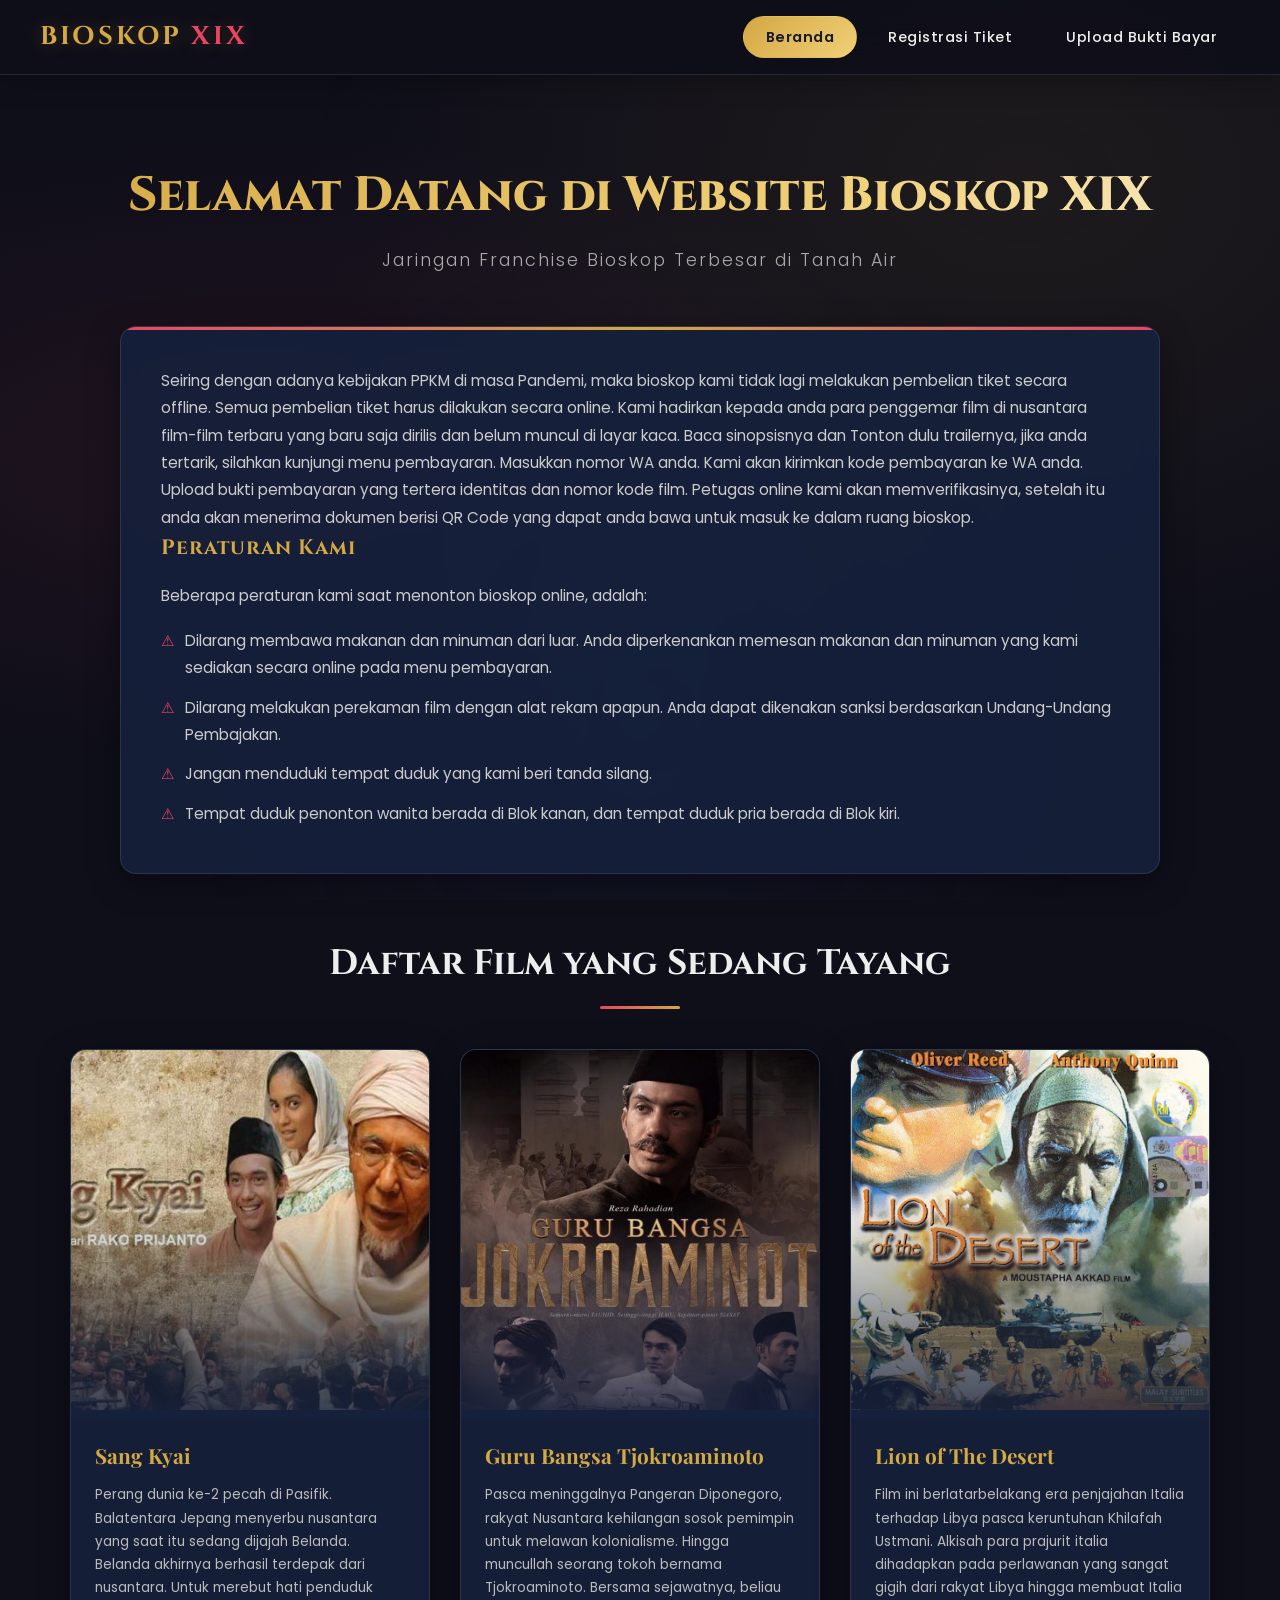
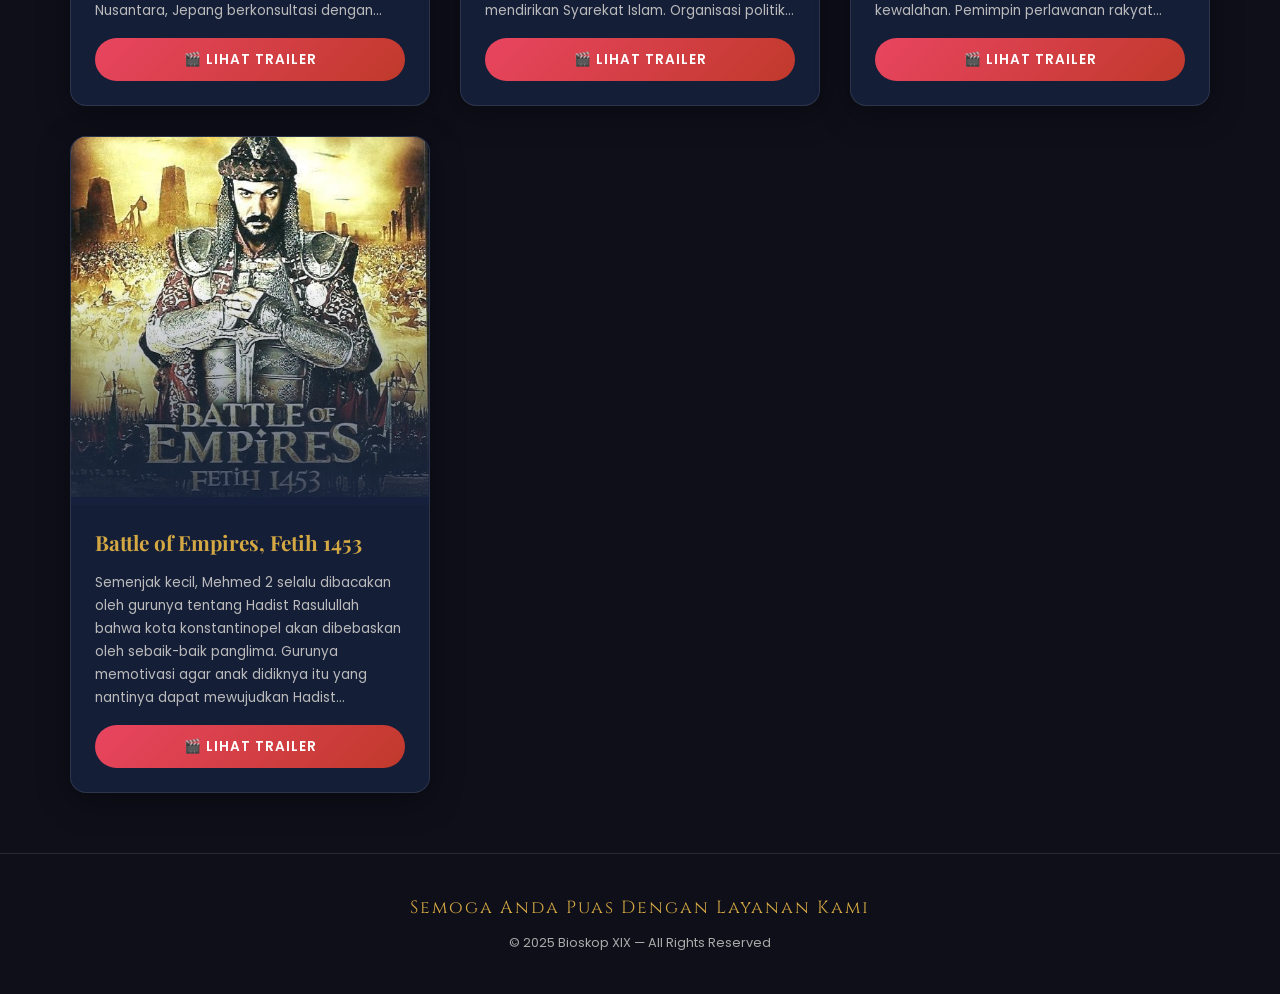
<file: index.html>
<!DOCTYPE html>
<html lang="id">
<head>
  <meta charset="UTF-8">
  <meta name="viewport" content="width=device-width, initial-scale=1.0">
  <meta name="description" content="Bioskop XIX - Franchise Bioskop Terbesar di Tanah Air. Nonton film terbaru secara online.">
  <title>Bioskop XIX - Beranda</title>
  <link rel="stylesheet" href="style.css">
</head>
<body>

  <!-- NAVBAR -->
  <nav class="navbar" id="navbar">
    <a href="index.html" class="navbar-brand">BIOSKOP <span>XIX</span></a>
    <ul class="nav-links">
      <li><a href="index.html" class="active">Beranda</a></li>
      <li><a href="registrasi.html">Registrasi Tiket</a></li>
      <li><a href="upload.html">Upload Bukti Bayar</a></li>
    </ul>
  </nav>

  <!-- HERO -->
  <section class="hero" id="hero">
    <h1>Selamat Datang di Website Bioskop XIX</h1>
    <p>Jaringan Franchise Bioskop Terbesar di Tanah Air</p>
  </section>

  <!-- INFO / PERATURAN -->
  <section class="info-section" id="info">
    <div class="info-card">
      <p>Seiring dengan adanya kebijakan PPKM di masa Pandemi, maka bioskop kami tidak lagi melakukan pembelian tiket secara offline. Semua pembelian tiket harus dilakukan secara online. Kami hadirkan kepada anda para penggemar film di nusantara film-film terbaru yang baru saja dirilis dan belum muncul di layar kaca. Baca sinopsisnya dan Tonton dulu trailernya, jika anda tertarik, silahkan kunjungi menu pembayaran. Masukkan nomor WA anda. Kami akan kirimkan kode pembayaran ke WA anda. Upload bukti pembayaran yang tertera identitas dan nomor kode film. Petugas online kami akan memverifikasinya, setelah itu anda akan menerima dokumen berisi QR Code yang dapat anda bawa untuk masuk ke dalam ruang bioskop.</p>

      <h3>Peraturan Kami</h3>
      <p>Beberapa peraturan kami saat menonton bioskop online, adalah:</p>
      <ul>
        <li>Dilarang membawa makanan dan minuman dari luar. Anda diperkenankan memesan makanan dan minuman yang kami sediakan secara online pada menu pembayaran.</li>
        <li>Dilarang melakukan perekaman film dengan alat rekam apapun. Anda dapat dikenakan sanksi berdasarkan Undang-Undang Pembajakan.</li>
        <li>Jangan menduduki tempat duduk yang kami beri tanda silang.</li>
        <li>Tempat duduk penonton wanita berada di Blok kanan, dan tempat duduk pria berada di Blok kiri.</li>
      </ul>
    </div>
  </section>

  <!-- DAFTAR FILM -->
  <h2 class="section-title" id="daftar-film">Daftar Film yang Sedang Tayang</h2>

  <div class="movie-grid">
    <!-- Sang Kyai -->
    <div class="movie-card" id="card-sangkyai">
      <div class="poster-wrap">
        <img src="SangKyai.jpg" alt="Poster Film Sang Kyai" class="poster">
      </div>
      <div class="movie-info">
        <h3>Sang Kyai</h3>
        <p class="synopsis">Perang dunia ke-2 pecah di Pasifik. Balatentara Jepang menyerbu nusantara yang saat itu sedang dijajah Belanda. Belanda akhirnya berhasil terdepak dari nusantara. Untuk merebut hati penduduk Nusantara, Jepang berkonsultasi dengan para ulama kharismatik seperti KH Hasyim Asy'ari. Jepang berjanji akan melatih para santri kemampuan kemiliteran untuk dapat membantu Jepang. Hingga terbentuklah Laskar Hizbullah. Di akhir perang pasifik, Jepang kalah dan Sekutu berniat membantu Belanda menjajah kembali Nusantara. KH. Hasyim Asy'ari akhirnya mencetuskan resolusi jihad, memobilisasi para santrinya yang telah dilatih perang Jepang serta ribuan muslim fanatik lainnya untuk berjihad mengusir penjajah. Hingga pecahlah peristiwa pertempuran 10 November.</p>
        <a href="trailer-sangkyai.html" class="btn-trailer">🎬 Lihat Trailer</a>
      </div>
    </div>

    <!-- Guru Bangsa Tjokroaminoto -->
    <div class="movie-card" id="card-tjokroaminoto">
      <div class="poster-wrap">
        <img src="tjokroaminoto.jpeg" alt="Poster Film Guru Bangsa Tjokroaminoto" class="poster">
      </div>
      <div class="movie-info">
        <h3>Guru Bangsa Tjokroaminoto</h3>
        <p class="synopsis">Pasca meninggalnya Pangeran Diponegoro, rakyat Nusantara kehilangan sosok pemimpin untuk melawan kolonialisme. Hingga muncullah seorang tokoh bernama Tjokroaminoto. Bersama sejawatnya, beliau mendirikan Syarekat Islam. Organisasi politik non-kekerasan yang menginginkan nusantara merdeka di bawah Syariah Islam. Lambat laun, SI semakin mendapat simpati rakyat dan ditakuti Belanda. Belanda bersiasat dengan menyusupkan paham komunis di SI lalu memprovokasi kader SI Merah untuk memberontak. Tokoh-tokoh SI akhirnya ditangkap karena dituduh medalangi pemberontakan. Tjokroaminoto adalah murobbi dari para tokoh Nasional seperti Kartosuwiryo, Soekarno, dan Muso.</p>
        <a href="trailer-tjokroaminoto.html" class="btn-trailer">🎬 Lihat Trailer</a>
      </div>
    </div>

    <!-- Lion of The Desert -->
    <div class="movie-card" id="card-liondesert">
      <div class="poster-wrap">
        <img src="SingaPadangPasir.jpg" alt="Poster Film Lion of The Desert" class="poster">
      </div>
      <div class="movie-info">
        <h3>Lion of The Desert</h3>
        <p class="synopsis">Film ini berlatarbelakang era penjajahan Italia terhadap Libya pasca keruntuhan Khilafah Ustmani. Alkisah para prajurit italia dihadapkan pada perlawanan yang sangat gigih dari rakyat Libya hingga membuat Italia kewalahan. Pemimpin perlawanan rakyat Libya sangat terkenal dan ditakuti para perwira Italia hingga disebut dengan julukan "Singa Padang Pasir". Seorang Jenderal yang ambisius reputasi akhirnya dikirim ke Libya untuk menangkap sang Singa Padang Pasir. Sang singa akhirnya tertangkap, dan betapa terkejutnya para perwira Italia bahwa pemimpin perlawanan Libya itu ternyata hanyalah seorang guru ngaji yang sudah tua renta bernama Omar Mokhtar.</p>
        <a href="trailer-liondesert.html" class="btn-trailer">🎬 Lihat Trailer</a>
      </div>
    </div>

    <!-- Battle of Empires, Fetih 1453 -->
    <div class="movie-card" id="card-fetih1453">
      <div class="poster-wrap">
        <img src="Fetih1453.jpg" alt="Poster Film Battle of Empires Fetih 1453" class="poster">
      </div>
      <div class="movie-info">
        <h3>Battle of Empires, Fetih 1453</h3>
        <p class="synopsis">Semenjak kecil, Mehmed 2 selalu dibacakan oleh gurunya tentang Hadist Rasulullah bahwa kota konstantinopel akan dibebaskan oleh sebaik-baik panglima. Gurunya memotivasi agar anak didiknya itu yang nantinya dapat mewujudkan Hadist Rasulullah tersebut dan menjadi sebaik-baik panglima. Karena termotivasi, jadilah Mehmed 2 tumbuh dalam suasana ketaatan, memperbanyak ibadah, dan menjauhi kemaksiatan. Hingga saat dirinya dinobatkan menjadi Sultan Ustmani, dirinya akhirnya berusaha untuk mewujudkan impian masa kecilnya, membebaskan kota Konstantinopel.</p>
        <a href="trailer-fetih1453.html" class="btn-trailer">🎬 Lihat Trailer</a>
      </div>
    </div>
  </div>

  <!-- FOOTER -->
  <footer class="footer" id="footer">
    <p>Semoga Anda Puas Dengan Layanan Kami</p>
    <p class="sub">&copy; 2025 Bioskop XIX &mdash; All Rights Reserved</p>
  </footer>

</body>
</html>
</file>
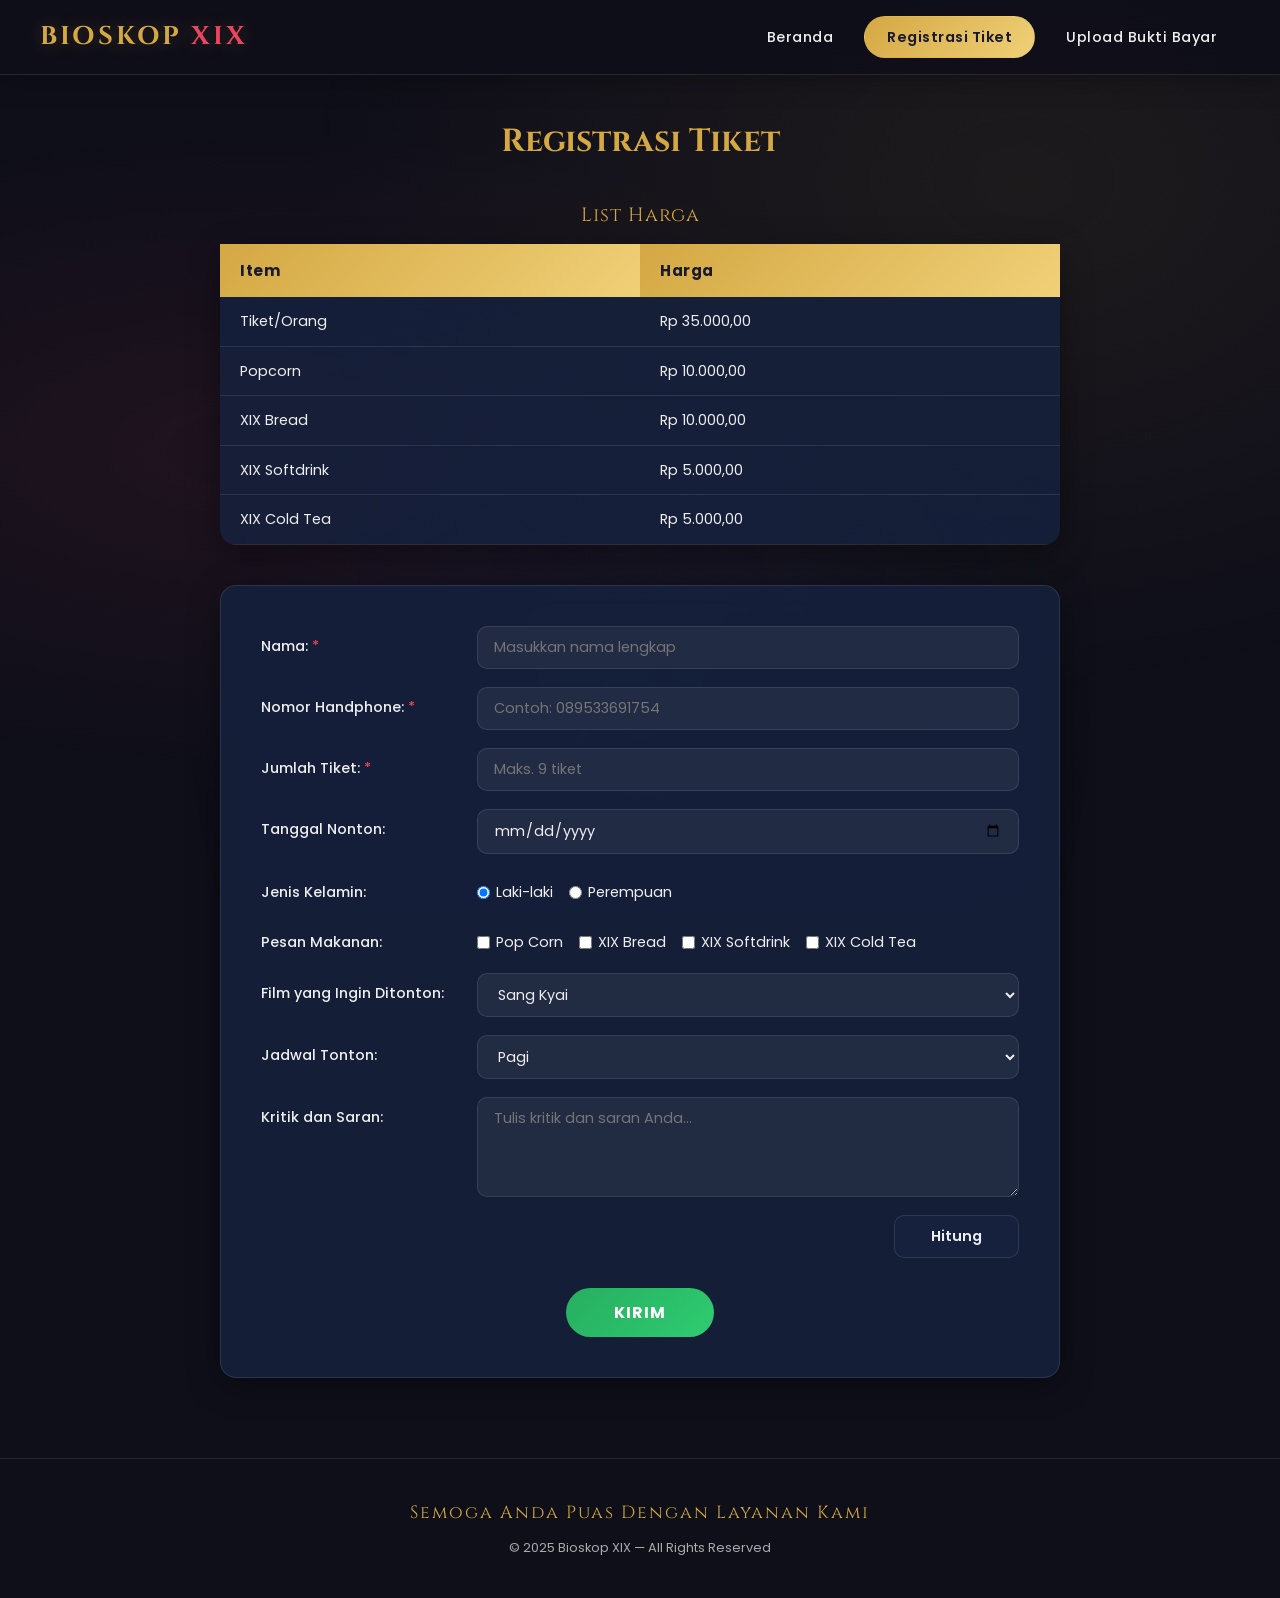
<file: registrasi.html>
<!DOCTYPE html>
<html lang="id">
<head>
  <meta charset="UTF-8">
  <meta name="viewport" content="width=device-width, initial-scale=1.0">
  <meta name="description" content="Registrasi Tiket Bioskop XIX - Pesan tiket nonton film favorit Anda secara online.">
  <title>Bioskop XIX - Registrasi Tiket</title>
  <link rel="stylesheet" href="style.css">
</head>
<body>

  <!-- NAVBAR -->
  <nav class="navbar" id="navbar">
    <a href="index.html" class="navbar-brand">BIOSKOP <span>XIX</span></a>
    <ul class="nav-links">
      <li><a href="index.html">Beranda</a></li>
      <li><a href="registrasi.html" class="active">Registrasi Tiket</a></li>
      <li><a href="upload.html">Upload Bukti Bayar</a></li>
    </ul>
  </nav>

  <div class="registrasi-container" id="registrasi">
    <h2>Registrasi Tiket</h2>

    <!-- TABEL HARGA -->
    <table class="price-table" id="price-table">
      <caption>List Harga</caption>
      <thead>
        <tr>
          <th>Item</th>
          <th>Harga</th>
        </tr>
      </thead>
      <tbody>
        <tr><td>Tiket/Orang</td><td>Rp 35.000,00</td></tr>
        <tr><td>Popcorn</td><td>Rp 10.000,00</td></tr>
        <tr><td>XIX Bread</td><td>Rp 10.000,00</td></tr>
        <tr><td>XIX Softdrink</td><td>Rp 5.000,00</td></tr>
        <tr><td>XIX Cold Tea</td><td>Rp 5.000,00</td></tr>
      </tbody>
    </table>

    <!-- FORM REGISTRASI -->
    <form class="form-card" id="form-registrasi" onsubmit="return handleSubmit(event)">

      <div class="form-group">
        <label for="nama">Nama: <span class="required">*</span></label>
        <input type="text" id="nama" name="nama" placeholder="Masukkan nama lengkap" required>
      </div>

      <div class="form-group">
        <label for="handphone">Nomor Handphone: <span class="required">*</span></label>
        <input type="tel" id="handphone" name="handphone" placeholder="Contoh: 089533691754" maxlength="12" required pattern="[0-9]{12}" title="Nomor telepon wajib 12 digit angka">
      </div>

      <div class="form-group">
        <label for="jumlah-tiket">Jumlah Tiket: <span class="required">*</span></label>
        <input type="number" id="jumlah-tiket" name="jumlah_tiket" min="1" max="9" placeholder="Maks. 9 tiket" required title="Maksimal pembelian 9 tiket">
      </div>

      <div class="form-group">
        <label for="tanggal">Tanggal Nonton:</label>
        <input type="date" id="tanggal" name="tanggal">
      </div>

      <div class="form-group">
        <label>Jenis Kelamin:</label>
        <div class="radio-group">
          <label><input type="radio" name="jenis_kelamin" value="Laki-laki" checked> Laki-laki</label>
          <label><input type="radio" name="jenis_kelamin" value="Perempuan"> Perempuan</label>
        </div>
      </div>

      <div class="form-group">
        <label>Pesan Makanan:</label>
        <div class="checkbox-group">
          <label><input type="checkbox" name="makanan" value="popcorn"> Pop Corn</label>
          <label><input type="checkbox" name="makanan" value="bread"> XIX Bread</label>
          <label><input type="checkbox" name="makanan" value="softdrink"> XIX Softdrink</label>
          <label><input type="checkbox" name="makanan" value="coldtea"> XIX Cold Tea</label>
        </div>
      </div>

      <div class="form-group">
        <label for="film">Film yang Ingin Ditonton:</label>
        <select id="film" name="film">
          <option value="Sang Kyai">Sang Kyai</option>
          <option value="Guru Bangsa Tjokroaminoto">Guru Bangsa Tjokroaminoto</option>
          <option value="Lion of The Desert">Lion of The Desert</option>
          <option value="Battle of Empires, Fetih 1453">Battle of Empires, Fetih 1453</option>
        </select>
      </div>

      <div class="form-group">
        <label for="jadwal">Jadwal Tonton:</label>
        <select id="jadwal" name="jadwal">
          <option value="Pagi">Pagi</option>
          <option value="Siang">Siang</option>
          <option value="Sore">Sore</option>
          <option value="Malam">Malam</option>
        </select>
      </div>

      <div class="form-group">
        <label for="kritik-saran">Kritik dan Saran:</label>
        <textarea id="kritik-saran" name="kritik_saran" placeholder="Tulis kritik dan saran Anda..."></textarea>
      </div>

      <div style="text-align: right; margin-top: 10px;">
        <button type="button" class="btn-hitung" id="btn-hitung" onclick="hitungTagihan()">Hitung</button>
      </div>

      <div class="result-box" id="result-box" style="display:none;">
        <span id="result-text"></span>
      </div>

      <div style="text-align: center; margin-top: 30px;">
        <button type="submit" class="btn-kirim" id="btn-kirim">Kirim</button>
      </div>

    </form>
  </div>

  <!-- FOOTER -->
  <footer class="footer" id="footer">
    <p>Semoga Anda Puas Dengan Layanan Kami</p>
    <p class="sub">&copy; 2025 Bioskop XIX &mdash; All Rights Reserved</p>
  </footer>

  <script src="script.js"></script>
</body>
</html>
</file>
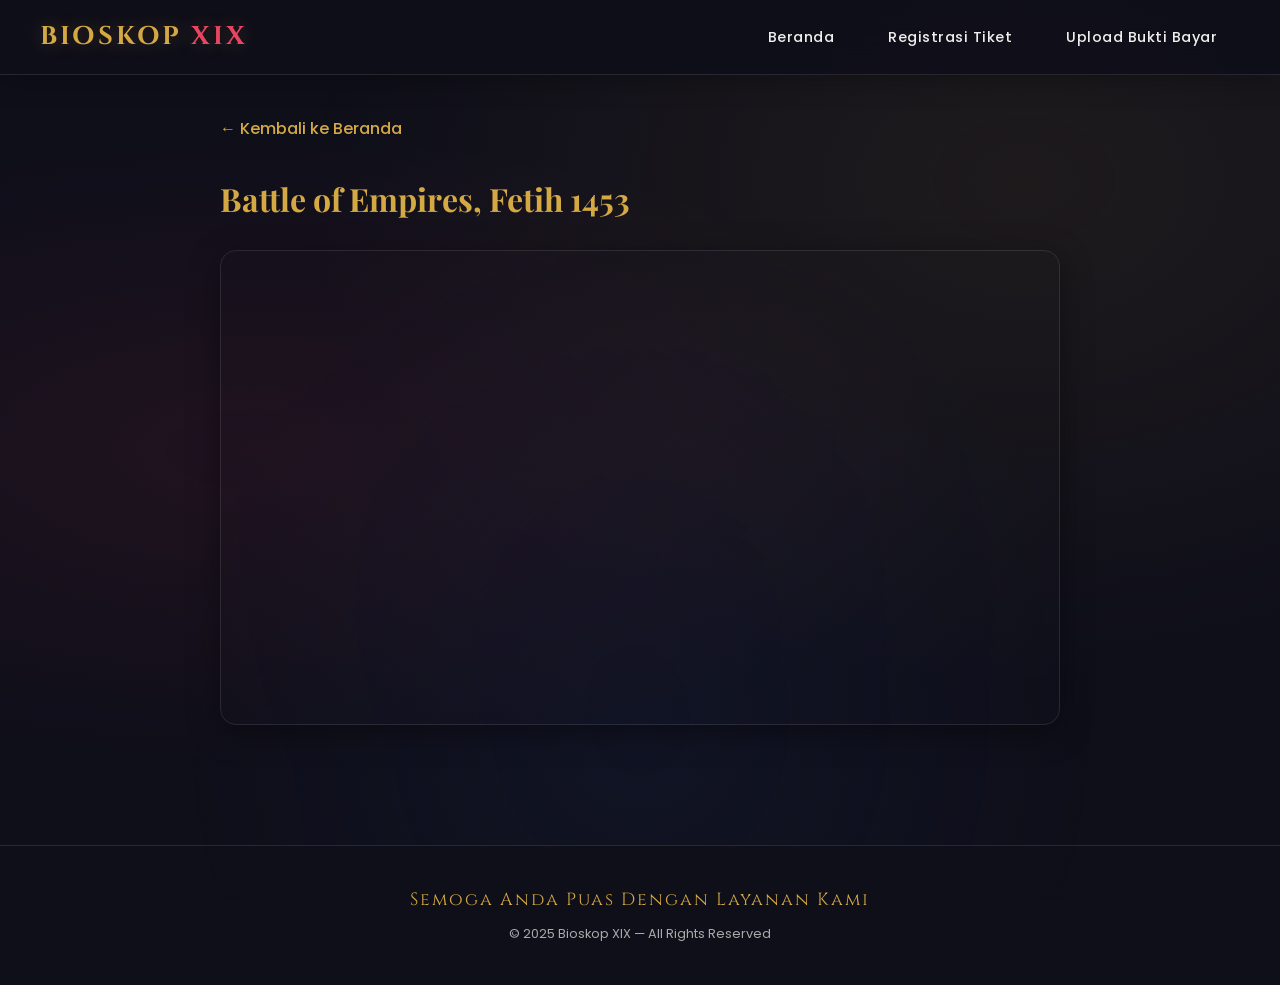
<file: trailer-fetih1453.html>
<!DOCTYPE html>
<html lang="id">
<head>
  <meta charset="UTF-8">
  <meta name="viewport" content="width=device-width, initial-scale=1.0">
  <title>Bioskop XIX - Trailer Battle of Empires Fetih 1453</title>
  <link rel="stylesheet" href="style.css">
</head>
<body>

  <nav class="navbar" id="navbar">
    <a href="index.html" class="navbar-brand">BIOSKOP <span>XIX</span></a>
    <ul class="nav-links">
      <li><a href="index.html">Beranda</a></li>
      <li><a href="registrasi.html">Registrasi Tiket</a></li>
      <li><a href="upload.html">Upload Bukti Bayar</a></li>
    </ul>
  </nav>

  <div class="trailer-page" id="trailer-fetih1453">
    <a href="index.html" class="back-link">&#8592; Kembali ke Beranda</a>

    <h2>Battle of Empires, Fetih 1453</h2>
    <div class="video-wrapper">
      <iframe src="https://www.youtube.com/embed/34kXNDdAvJA" title="Trailer Fetih 1453" allowfullscreen></iframe>
    </div>
  </div>

  <footer class="footer" id="footer">
    <p>Semoga Anda Puas Dengan Layanan Kami</p>
    <p class="sub">&copy; 2025 Bioskop XIX &mdash; All Rights Reserved</p>
  </footer>

</body>
</html>
</file>
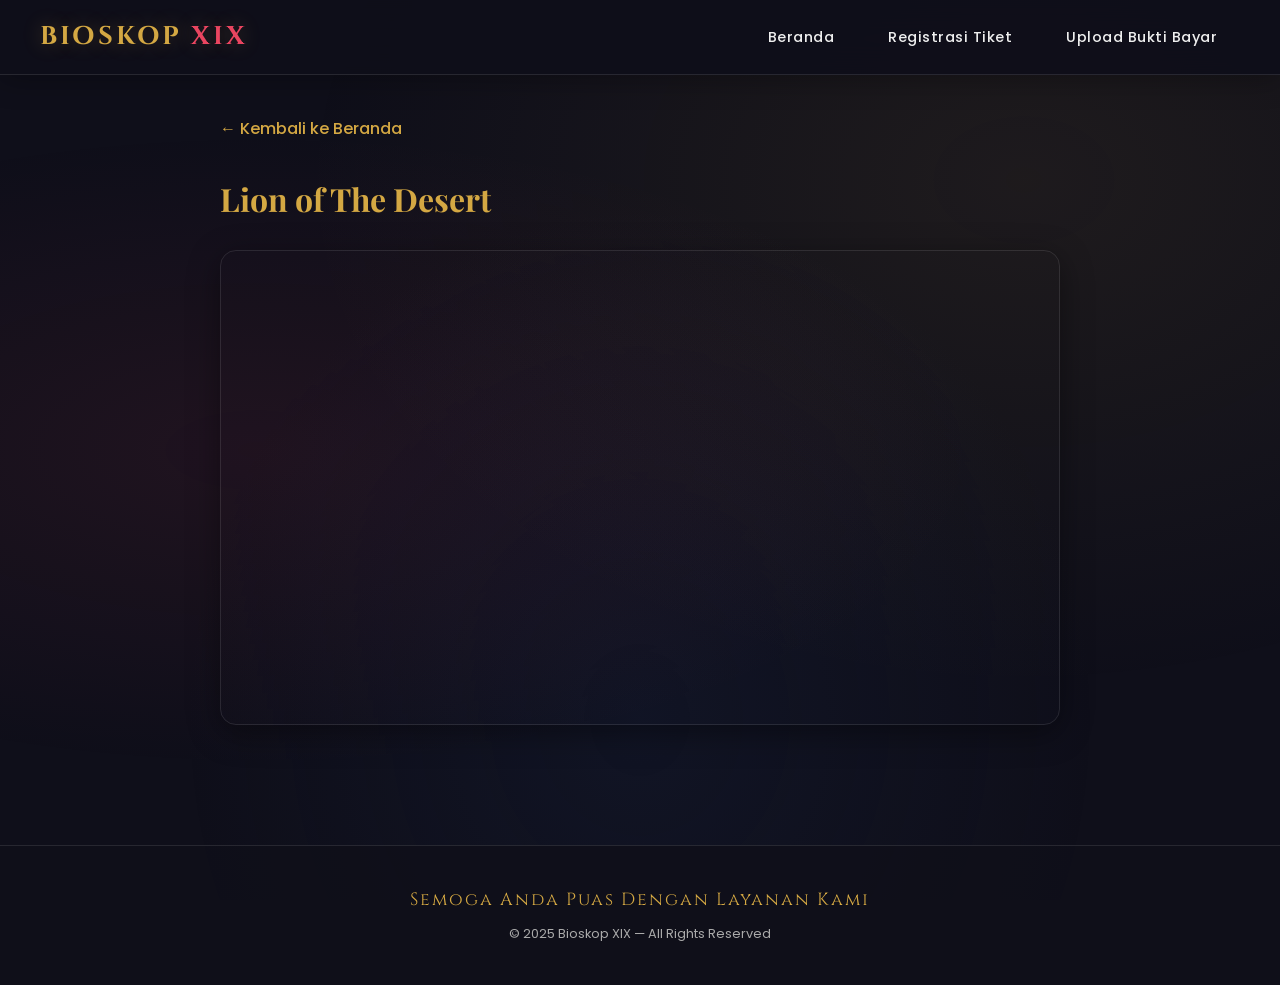
<file: trailer-liondesert.html>
<!DOCTYPE html>
<html lang="id">
<head>
  <meta charset="UTF-8">
  <meta name="viewport" content="width=device-width, initial-scale=1.0">
  <title>Bioskop XIX - Trailer Lion of The Desert</title>
  <link rel="stylesheet" href="style.css">
</head>
<body>

  <nav class="navbar" id="navbar">
    <a href="index.html" class="navbar-brand">BIOSKOP <span>XIX</span></a>
    <ul class="nav-links">
      <li><a href="index.html">Beranda</a></li>
      <li><a href="registrasi.html">Registrasi Tiket</a></li>
      <li><a href="upload.html">Upload Bukti Bayar</a></li>
    </ul>
  </nav>

  <div class="trailer-page" id="trailer-liondesert">
    <a href="index.html" class="back-link">&#8592; Kembali ke Beranda</a>

    <h2>Lion of The Desert</h2>
    <div class="video-wrapper">
      <iframe src="https://www.youtube.com/embed/s_lpj5k0TnU" title="Trailer Lion of The Desert" allowfullscreen></iframe>
    </div>
  </div>

  <footer class="footer" id="footer">
    <p>Semoga Anda Puas Dengan Layanan Kami</p>
    <p class="sub">&copy; 2025 Bioskop XIX &mdash; All Rights Reserved</p>
  </footer>

</body>
</html>
</file>
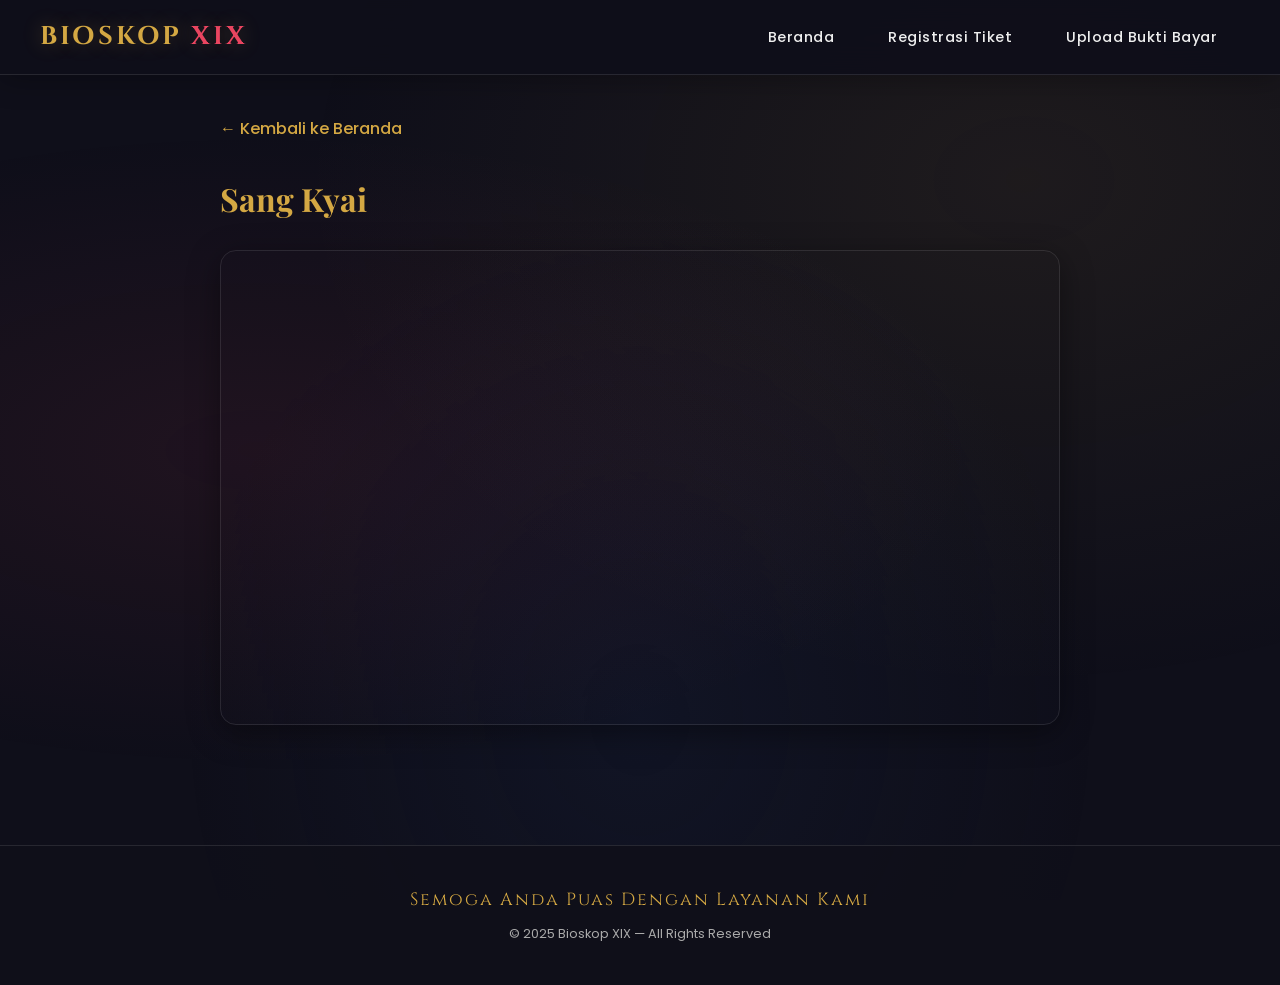
<file: trailer-sangkyai.html>
<!DOCTYPE html>
<html lang="id">
<head>
  <meta charset="UTF-8">
  <meta name="viewport" content="width=device-width, initial-scale=1.0">
  <title>Bioskop XIX - Trailer Sang Kyai</title>
  <link rel="stylesheet" href="style.css">
</head>
<body>

  <nav class="navbar" id="navbar">
    <a href="index.html" class="navbar-brand">BIOSKOP <span>XIX</span></a>
    <ul class="nav-links">
      <li><a href="index.html">Beranda</a></li>
      <li><a href="registrasi.html">Registrasi Tiket</a></li>
      <li><a href="upload.html">Upload Bukti Bayar</a></li>
    </ul>
  </nav>

  <div class="trailer-page" id="trailer-sangkyai">
    <a href="index.html" class="back-link">&#8592; Kembali ke Beranda</a>

    <h2>Sang Kyai</h2>
    <div class="video-wrapper">
      <iframe src="https://www.youtube.com/embed/eQoVWCNT3_0" title="Trailer Sang Kyai" allowfullscreen></iframe>
    </div>
  </div>

  <footer class="footer" id="footer">
    <p>Semoga Anda Puas Dengan Layanan Kami</p>
    <p class="sub">&copy; 2025 Bioskop XIX &mdash; All Rights Reserved</p>
  </footer>

</body>
</html>
</file>
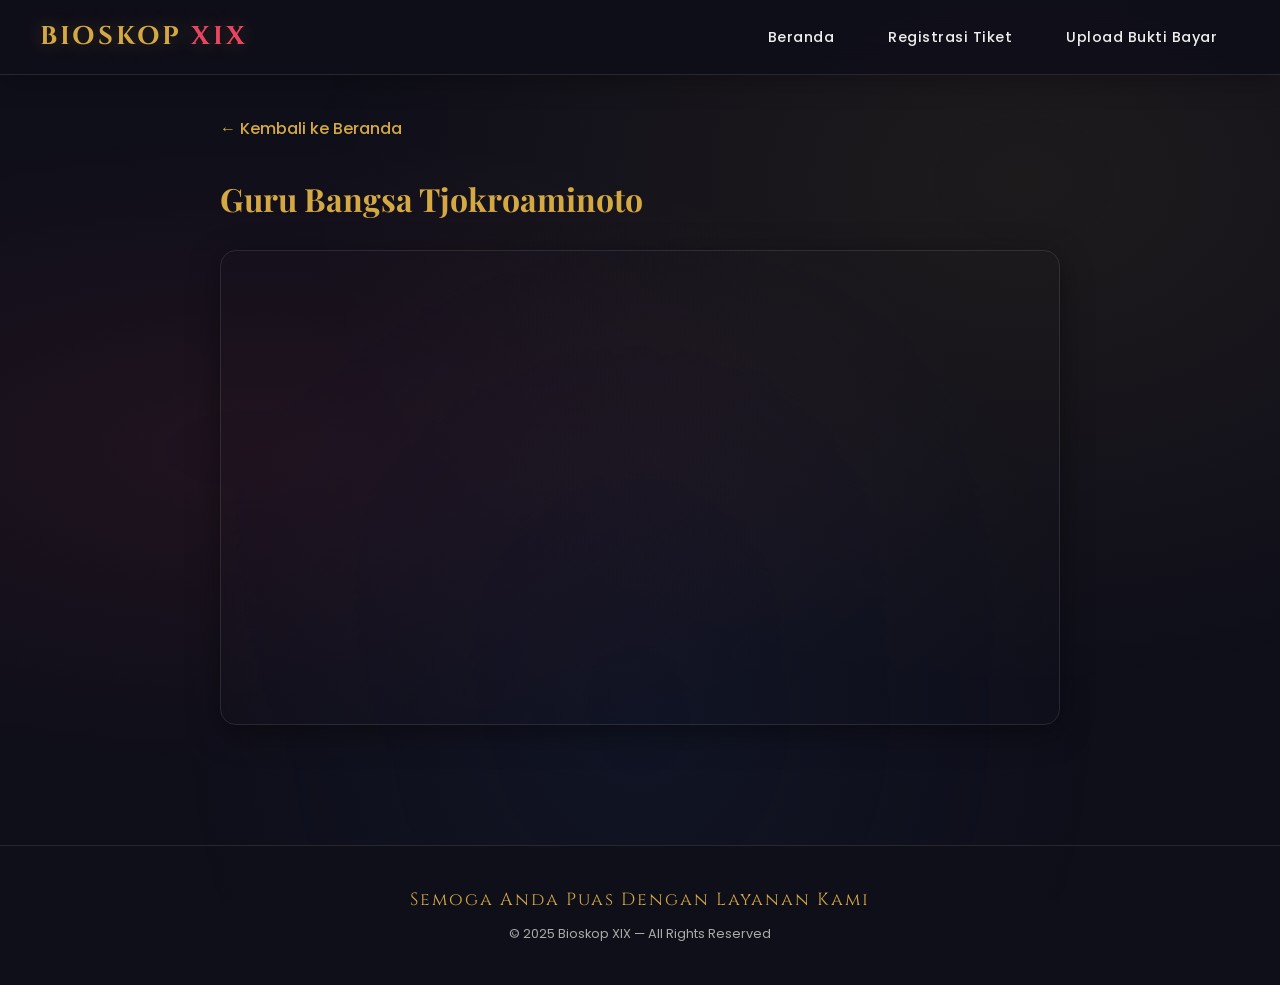
<file: trailer-tjokroaminoto.html>
<!DOCTYPE html>
<html lang="id">
<head>
  <meta charset="UTF-8">
  <meta name="viewport" content="width=device-width, initial-scale=1.0">
  <title>Bioskop XIX - Trailer Guru Bangsa Tjokroaminoto</title>
  <link rel="stylesheet" href="style.css">
</head>
<body>

  <nav class="navbar" id="navbar">
    <a href="index.html" class="navbar-brand">BIOSKOP <span>XIX</span></a>
    <ul class="nav-links">
      <li><a href="index.html">Beranda</a></li>
      <li><a href="registrasi.html">Registrasi Tiket</a></li>
      <li><a href="upload.html">Upload Bukti Bayar</a></li>
    </ul>
  </nav>

  <div class="trailer-page" id="trailer-tjokroaminoto">
    <a href="index.html" class="back-link">&#8592; Kembali ke Beranda</a>

    <h2>Guru Bangsa Tjokroaminoto</h2>
    <div class="video-wrapper">
      <iframe src="https://www.youtube.com/embed/ubpILMZ9yLs" title="Trailer Guru Bangsa Tjokroaminoto" allowfullscreen></iframe>
    </div>
  </div>

  <footer class="footer" id="footer">
    <p>Semoga Anda Puas Dengan Layanan Kami</p>
    <p class="sub">&copy; 2025 Bioskop XIX &mdash; All Rights Reserved</p>
  </footer>

</body>
</html>
</file>
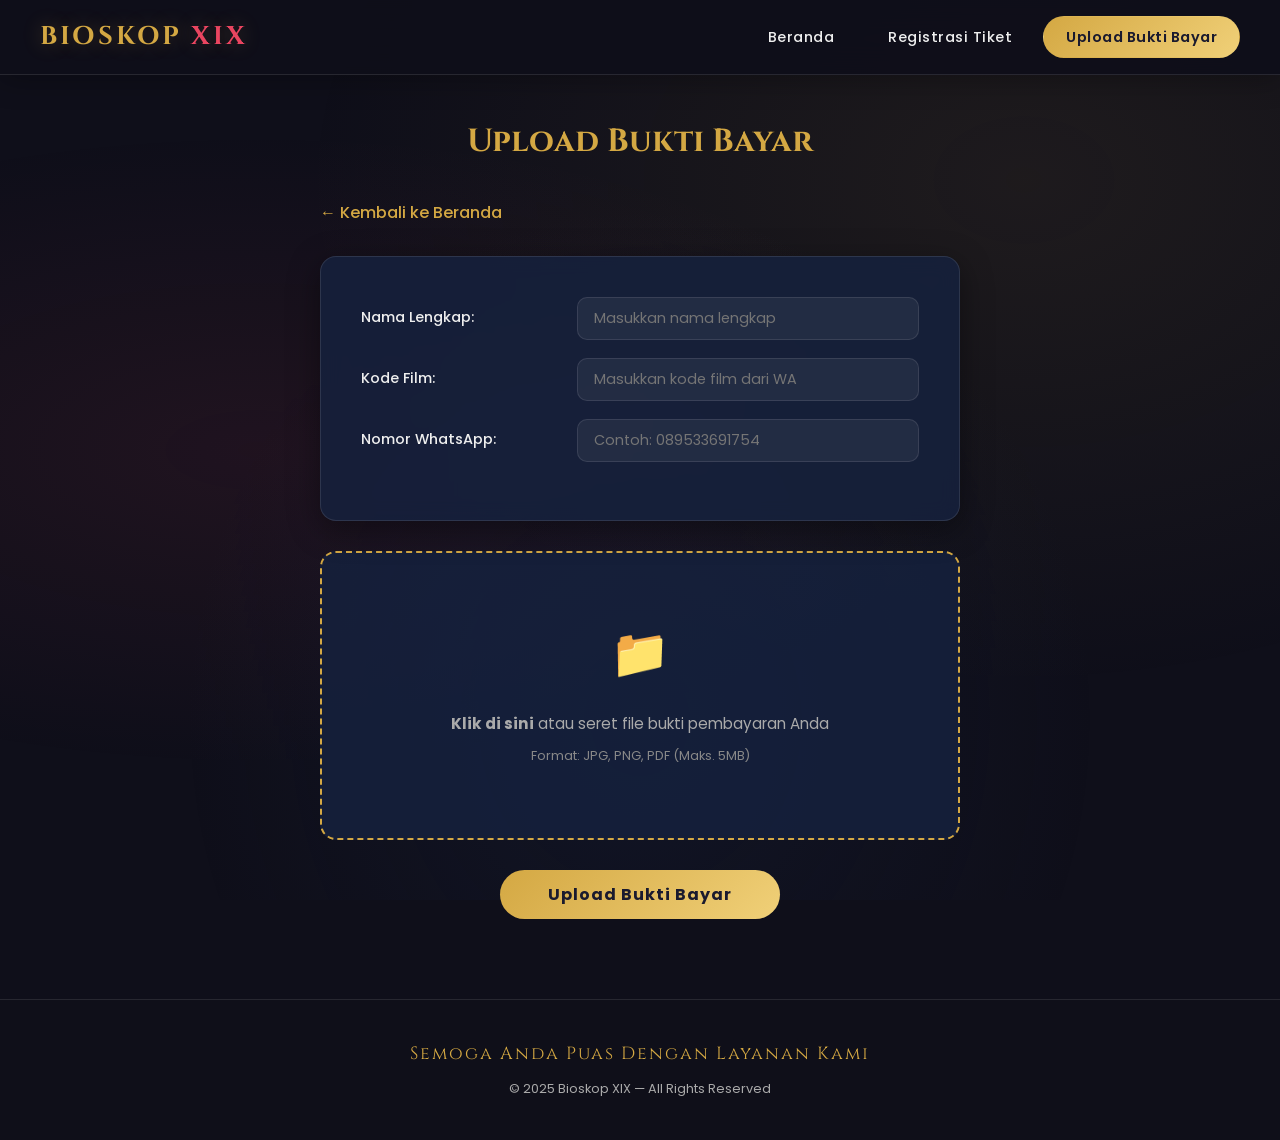
<file: upload.html>
<!DOCTYPE html>
<html lang="id">
<head>
  <meta charset="UTF-8">
  <meta name="viewport" content="width=device-width, initial-scale=1.0">
  <meta name="description" content="Upload Bukti Bayar Bioskop XIX - Unggah bukti pembayaran tiket bioskop Anda.">
  <title>Bioskop XIX - Upload Bukti Bayar</title>
  <link rel="stylesheet" href="style.css">
</head>
<body>

  <!-- NAVBAR -->
  <nav class="navbar" id="navbar">
    <a href="index.html" class="navbar-brand">BIOSKOP <span>XIX</span></a>
    <ul class="nav-links">
      <li><a href="index.html">Beranda</a></li>
      <li><a href="registrasi.html">Registrasi Tiket</a></li>
      <li><a href="upload.html" class="active">Upload Bukti Bayar</a></li>
    </ul>
  </nav>

  <div class="upload-container" id="upload">
    <h2>Upload Bukti Bayar</h2>

    <a href="index.html" class="back-link">&#8592; Kembali ke Beranda</a>

    <form id="form-upload" onsubmit="return handleUpload(event)">
      <div class="form-card" style="margin-bottom: 30px;">
        <div class="form-group">
          <label for="nama-upload">Nama Lengkap:</label>
          <input type="text" id="nama-upload" name="nama" placeholder="Masukkan nama lengkap" required>
        </div>

        <div class="form-group">
          <label for="kode-film">Kode Film:</label>
          <input type="text" id="kode-film" name="kode_film" placeholder="Masukkan kode film dari WA">
        </div>

        <div class="form-group">
          <label for="nomor-wa">Nomor WhatsApp:</label>
          <input type="tel" id="nomor-wa" name="nomor_wa" placeholder="Contoh: 089533691754">
        </div>
      </div>

      <div class="upload-area" id="upload-area" onclick="document.getElementById('file-input').click()">
        <div class="icon">📁</div>
        <p><strong>Klik di sini</strong> atau seret file bukti pembayaran Anda</p>
        <p style="font-size:0.8rem; color:#888; margin-top:8px;">Format: JPG, PNG, PDF (Maks. 5MB)</p>
        <input type="file" id="file-input" name="bukti_bayar" accept="image/*,.pdf" style="display:none;" onchange="showFileName(this)">
        <p id="file-name" style="color: #d4a843; margin-top: 12px; font-weight: 600;"></p>
      </div>

      <button type="submit" class="btn-upload" id="btn-upload">Upload Bukti Bayar</button>
    </form>
  </div>

  <!-- FOOTER -->
  <footer class="footer" id="footer">
    <p>Semoga Anda Puas Dengan Layanan Kami</p>
    <p class="sub">&copy; 2025 Bioskop XIX &mdash; All Rights Reserved</p>
  </footer>

  <script>
    function showFileName(input) {
      var fileName = document.getElementById('file-name');
      if (input.files && input.files[0]) {
        fileName.textContent = '✅ File dipilih: ' + input.files[0].name;
      }
    }

    function handleUpload(event) {
      event.preventDefault();
      var fileInput = document.getElementById('file-input');
      if (!fileInput.files || fileInput.files.length === 0) {
        alert('Silahkan pilih file bukti pembayaran terlebih dahulu!');
        return false;
      }
      alert('Bukti pembayaran berhasil diupload!\nTerima kasih, kami akan memverifikasi pembayaran Anda.');
      return false;
    }
  </script>
</body>
</html>
</file>
<file: style.css>
/* ===== GOOGLE FONTS ===== */
@import url('https://fonts.googleapis.com/css2?family=Playfair+Display:wght@400;600;700;800&family=Poppins:wght@300;400;500;600;700&family=Cinzel:wght@400;600;700&display=swap');

/* ===== CSS VARIABLES ===== */
:root {
  --primary: #1a1a2e;
  --secondary: #16213e;
  --accent: #e94560;
  --accent-gold: #d4a843;
  --accent-gold-light: #f0d078;
  --text-light: #eee;
  --text-muted: #aaa;
  --bg-dark: #0f0f1a;
  --bg-card: rgba(22, 33, 62, 0.85);
  --glass: rgba(255,255,255,0.06);
  --glass-border: rgba(255,255,255,0.1);
  --shadow: 0 8px 32px rgba(0,0,0,0.4);
  --radius: 16px;
  --transition: all 0.3s ease;
}

/* ===== RESET ===== */
*, *::before, *::after { box-sizing: border-box; margin: 0; padding: 0; }

html { scroll-behavior: smooth; }

body {
  font-family: 'Poppins', sans-serif;
  background: var(--bg-dark);
  color: var(--text-light);
  line-height: 1.7;
  min-height: 100vh;
  overflow-x: hidden;
}

/* ===== ANIMATED BG ===== */
body::before {
  content: '';
  position: fixed;
  top: 0; left: 0;
  width: 100%; height: 100%;
  background: 
    radial-gradient(ellipse at 20% 50%, rgba(233,69,96,0.08) 0%, transparent 50%),
    radial-gradient(ellipse at 80% 20%, rgba(212,168,67,0.08) 0%, transparent 50%),
    radial-gradient(ellipse at 50% 80%, rgba(22,33,62,0.3) 0%, transparent 50%);
  z-index: -1;
  pointer-events: none;
}

/* ===== NAVBAR ===== */
.navbar {
  position: sticky;
  top: 0;
  z-index: 1000;
  display: flex;
  justify-content: space-between;
  align-items: center;
  padding: 15px 40px;
  background: rgba(15, 15, 26, 0.92);
  backdrop-filter: blur(20px);
  border-bottom: 1px solid var(--glass-border);
  box-shadow: 0 4px 30px rgba(0,0,0,0.3);
}

.navbar-brand {
  font-family: 'Cinzel', serif;
  font-size: 1.6rem;
  font-weight: 700;
  color: var(--accent-gold);
  text-decoration: none;
  letter-spacing: 3px;
  text-shadow: 0 0 20px rgba(212,168,67,0.3);
}

.navbar-brand span {
  color: var(--accent);
}

.nav-links {
  display: flex;
  gap: 8px;
  list-style: none;
}

.nav-links a {
  text-decoration: none;
  color: var(--text-light);
  padding: 10px 22px;
  border-radius: 50px;
  font-size: 0.9rem;
  font-weight: 500;
  transition: var(--transition);
  border: 1px solid transparent;
  letter-spacing: 0.5px;
}

.nav-links a:hover {
  background: var(--accent);
  color: #fff;
  border-color: var(--accent);
  box-shadow: 0 4px 20px rgba(233,69,96,0.3);
  transform: translateY(-2px);
}

.nav-links a.active {
  background: linear-gradient(135deg, var(--accent-gold), var(--accent-gold-light));
  color: var(--primary);
  font-weight: 600;
}

/* ===== HERO SECTION ===== */
.hero {
  text-align: center;
  padding: 80px 40px 50px;
  position: relative;
}

.hero h1 {
  font-family: 'Cinzel', serif;
  font-size: 3rem;
  font-weight: 800;
  background: linear-gradient(135deg, var(--accent-gold), var(--accent-gold-light), #fff, var(--accent-gold));
  background-size: 200% auto;
  -webkit-background-clip: text;
  -webkit-text-fill-color: transparent;
  animation: shimmer 3s ease-in-out infinite;
  margin-bottom: 10px;
}

@keyframes shimmer {
  0%, 100% { background-position: 0% center; }
  50% { background-position: 200% center; }
}

.hero p {
  font-size: 1.1rem;
  color: var(--text-muted);
  font-weight: 300;
  letter-spacing: 2px;
}

/* ===== INFO SECTION (Peraturan) ===== */
.info-section {
  max-width: 1100px;
  margin: 0 auto 60px;
  padding: 0 30px;
}

.info-card {
  background: var(--bg-card);
  border: 1px solid var(--glass-border);
  border-radius: var(--radius);
  padding: 40px;
  backdrop-filter: blur(10px);
  box-shadow: var(--shadow);
  position: relative;
  overflow: hidden;
}

.info-card::before {
  content: '';
  position: absolute;
  top: 0; left: 0;
  width: 100%; height: 3px;
  background: linear-gradient(90deg, var(--accent), var(--accent-gold), var(--accent));
}

.info-card h3 {
  font-family: 'Cinzel', serif;
  color: var(--accent-gold);
  font-size: 1.3rem;
  margin-bottom: 15px;
  letter-spacing: 1px;
}

.info-card p, .info-card li {
  color: #ccc;
  font-size: 0.95rem;
  line-height: 1.8;
}

.info-card ul {
  list-style: none;
  padding-left: 0;
  margin-top: 12px;
}

.info-card ul li {
  padding: 6px 0 6px 24px;
  position: relative;
}

.info-card ul li::before {
  content: '⚠';
  position: absolute;
  left: 0;
  color: var(--accent);
}

/* ===== SECTION TITLE ===== */
.section-title {
  text-align: center;
  margin: 60px 0 40px;
  font-family: 'Cinzel', serif;
  font-size: 2.2rem;
  font-weight: 700;
  color: var(--text-light);
  position: relative;
}

.section-title::after {
  content: '';
  display: block;
  width: 80px;
  height: 3px;
  background: linear-gradient(90deg, var(--accent), var(--accent-gold));
  margin: 12px auto 0;
  border-radius: 2px;
}

/* ===== MOVIE GRID ===== */
.movie-grid {
  display: grid;
  grid-template-columns: repeat(auto-fit, minmax(280px, 1fr));
  gap: 30px;
  max-width: 1200px;
  margin: 0 auto;
  padding: 0 30px 60px;
}

.movie-card {
  background: var(--bg-card);
  border-radius: var(--radius);
  overflow: hidden;
  border: 1px solid var(--glass-border);
  box-shadow: var(--shadow);
  transition: var(--transition);
  display: flex;
  flex-direction: column;
}

.movie-card:hover {
  transform: translateY(-8px);
  box-shadow: 0 16px 48px rgba(233,69,96,0.15);
  border-color: rgba(233,69,96,0.3);
}

.movie-card .poster {
  width: 100%;
  height: 360px;
  object-fit: cover;
  transition: var(--transition);
}

.movie-card:hover .poster {
  transform: scale(1.03);
}

.movie-card .poster-wrap {
  overflow: hidden;
  position: relative;
}

.movie-card .poster-wrap::after {
  content: '';
  position: absolute;
  bottom: 0; left: 0;
  width: 100%; height: 60%;
  background: linear-gradient(to top, var(--bg-card) 0%, transparent 100%);
  pointer-events: none;
}

.movie-info {
  padding: 20px 24px 24px;
  flex: 1;
  display: flex;
  flex-direction: column;
}

.movie-info h3 {
  font-family: 'Playfair Display', serif;
  font-size: 1.3rem;
  font-weight: 700;
  color: var(--accent-gold);
  margin-bottom: 10px;
}

.movie-info .synopsis {
  font-size: 0.85rem;
  color: #bbb;
  line-height: 1.7;
  flex: 1;
  display: -webkit-box;
  -webkit-line-clamp: 6;
  -webkit-box-orient: vertical;
  overflow: hidden;
}

.btn-trailer {
  display: inline-block;
  margin-top: 16px;
  padding: 10px 28px;
  background: linear-gradient(135deg, var(--accent), #c0392b);
  color: #fff;
  text-decoration: none;
  border-radius: 50px;
  font-weight: 600;
  font-size: 0.85rem;
  text-align: center;
  transition: var(--transition);
  border: none;
  cursor: pointer;
  letter-spacing: 1px;
  text-transform: uppercase;
}

.btn-trailer:hover {
  transform: translateY(-2px);
  box-shadow: 0 6px 25px rgba(233,69,96,0.4);
  background: linear-gradient(135deg, #c0392b, var(--accent));
}

/* ===== FOOTER ===== */
.footer {
  text-align: center;
  padding: 40px 20px;
  border-top: 1px solid var(--glass-border);
  background: rgba(15,15,26,0.8);
}

.footer p {
  font-family: 'Cinzel', serif;
  font-size: 1.1rem;
  color: var(--accent-gold);
  letter-spacing: 2px;
}

.footer .sub {
  font-family: 'Poppins', sans-serif;
  font-size: 0.8rem;
  color: var(--text-muted);
  margin-top: 8px;
  letter-spacing: 0;
}

/* ===== TRAILER PAGE ===== */
.trailer-page {
  max-width: 900px;
  margin: 0 auto;
  padding: 40px 30px 80px;
}

.trailer-page h2 {
  font-family: 'Playfair Display', serif;
  font-size: 2rem;
  color: var(--accent-gold);
  margin-bottom: 24px;
}

.video-wrapper {
  position: relative;
  padding-bottom: 56.25%;
  height: 0;
  overflow: hidden;
  border-radius: var(--radius);
  box-shadow: var(--shadow);
  margin-bottom: 40px;
  border: 1px solid var(--glass-border);
}

.video-wrapper iframe, .video-wrapper video {
  position: absolute;
  top: 0; left: 0;
  width: 100%; height: 100%;
  border: none;
}

.back-link {
  display: inline-flex;
  align-items: center;
  gap: 8px;
  color: var(--accent-gold);
  text-decoration: none;
  font-weight: 500;
  transition: var(--transition);
  margin-bottom: 30px;
}

.back-link:hover {
  color: var(--accent);
  transform: translateX(-4px);
}

/* ===== REGISTRASI PAGE ===== */
.registrasi-container {
  max-width: 900px;
  margin: 0 auto;
  padding: 40px 30px 80px;
}

.registrasi-container h2 {
  font-family: 'Cinzel', serif;
  text-align: center;
  font-size: 2rem;
  color: var(--accent-gold);
  margin-bottom: 30px;
}

/* Price Table */
.price-table {
  width: 100%;
  border-collapse: collapse;
  margin-bottom: 40px;
  border-radius: var(--radius);
  overflow: hidden;
  box-shadow: var(--shadow);
}

.price-table caption {
  font-family: 'Cinzel', serif;
  font-size: 1.2rem;
  color: var(--accent-gold);
  margin-bottom: 12px;
  letter-spacing: 1px;
}

.price-table thead th {
  background: linear-gradient(135deg, var(--accent-gold), var(--accent-gold-light));
  color: var(--primary);
  font-weight: 700;
  padding: 14px 20px;
  text-align: left;
  font-size: 0.95rem;
  letter-spacing: 0.5px;
}

.price-table tbody td {
  padding: 12px 20px;
  border-bottom: 1px solid var(--glass-border);
  background: var(--bg-card);
  font-size: 0.9rem;
}

.price-table tbody tr:hover td {
  background: rgba(233,69,96,0.08);
}

/* Form */
.form-card {
  background: var(--bg-card);
  border: 1px solid var(--glass-border);
  border-radius: var(--radius);
  padding: 40px;
  backdrop-filter: blur(10px);
  box-shadow: var(--shadow);
}

.form-group {
  display: flex;
  align-items: flex-start;
  margin-bottom: 18px;
  gap: 16px;
}

.form-group label {
  min-width: 200px;
  font-weight: 500;
  color: var(--text-light);
  padding-top: 8px;
  font-size: 0.9rem;
}

.form-group label .required {
  color: var(--accent);
}

.form-group input[type="text"],
.form-group input[type="number"],
.form-group input[type="date"],
.form-group input[type="tel"],
.form-group select,
.form-group textarea {
  flex: 1;
  padding: 10px 16px;
  background: rgba(255,255,255,0.06);
  border: 1px solid var(--glass-border);
  border-radius: 10px;
  color: var(--text-light);
  font-family: 'Poppins', sans-serif;
  font-size: 0.9rem;
  transition: var(--transition);
  outline: none;
}

.form-group input:focus,
.form-group select:focus,
.form-group textarea:focus {
  border-color: var(--accent-gold);
  box-shadow: 0 0 15px rgba(212,168,67,0.15);
}

.form-group textarea {
  min-height: 100px;
  resize: vertical;
}

.form-group select {
  cursor: pointer;
}

.radio-group, .checkbox-group {
  display: flex;
  gap: 16px;
  flex-wrap: wrap;
  align-items: center;
  padding-top: 8px;
}

.radio-group label, .checkbox-group label {
  min-width: auto;
  padding-top: 0;
  cursor: pointer;
  font-weight: 400;
  display: flex;
  align-items: center;
  gap: 6px;
}

/* Buttons */
.btn-hitung {
  padding: 10px 36px;
  background: var(--secondary);
  color: var(--text-light);
  border: 1px solid var(--glass-border);
  border-radius: 10px;
  font-family: 'Poppins', sans-serif;
  font-weight: 600;
  font-size: 0.9rem;
  cursor: pointer;
  transition: var(--transition);
}

.btn-hitung:hover {
  background: var(--accent-gold);
  color: var(--primary);
  border-color: var(--accent-gold);
}

.btn-kirim {
  padding: 12px 48px;
  background: linear-gradient(135deg, #27ae60, #2ecc71);
  color: #fff;
  border: none;
  border-radius: 50px;
  font-family: 'Poppins', sans-serif;
  font-weight: 700;
  font-size: 1rem;
  cursor: pointer;
  transition: var(--transition);
  letter-spacing: 1px;
  text-transform: uppercase;
}

.btn-kirim:hover {
  transform: translateY(-3px);
  box-shadow: 0 8px 25px rgba(39,174,96,0.35);
}

.result-box {
  margin-top: 20px;
  padding: 16px 24px;
  background: rgba(212,168,67,0.1);
  border: 1px solid var(--accent-gold);
  border-radius: 10px;
  font-size: 1.05rem;
  font-weight: 600;
  color: var(--accent-gold-light);
}

/* ===== UPLOAD PAGE ===== */
.upload-container {
  max-width: 700px;
  margin: 0 auto;
  padding: 40px 30px 80px;
}

.upload-container h2 {
  font-family: 'Cinzel', serif;
  text-align: center;
  font-size: 2rem;
  color: var(--accent-gold);
  margin-bottom: 30px;
}

.upload-area {
  background: var(--bg-card);
  border: 2px dashed var(--accent-gold);
  border-radius: var(--radius);
  padding: 60px 40px;
  text-align: center;
  transition: var(--transition);
  cursor: pointer;
}

.upload-area:hover {
  border-color: var(--accent);
  background: rgba(233,69,96,0.05);
}

.upload-area .icon {
  font-size: 3rem;
  margin-bottom: 16px;
}

.upload-area p {
  color: var(--text-muted);
  font-size: 0.95rem;
}

.upload-area input[type="file"] {
  margin-top: 20px;
  color: var(--text-light);
}

.btn-upload {
  display: block;
  margin: 30px auto 0;
  padding: 12px 48px;
  background: linear-gradient(135deg, var(--accent-gold), var(--accent-gold-light));
  color: var(--primary);
  border: none;
  border-radius: 50px;
  font-family: 'Poppins', sans-serif;
  font-weight: 700;
  font-size: 1rem;
  cursor: pointer;
  transition: var(--transition);
  letter-spacing: 1px;
}

.btn-upload:hover {
  transform: translateY(-3px);
  box-shadow: 0 8px 25px rgba(212,168,67,0.35);
}

/* ===== RESPONSIVE ===== */
@media (max-width: 768px) {
  .navbar {
    flex-direction: column;
    gap: 12px;
    padding: 15px 20px;
  }
  .hero h1 { font-size: 2rem; }
  .movie-grid { grid-template-columns: 1fr; }
  .form-group {
    flex-direction: column;
    gap: 6px;
  }
  .form-group label { min-width: auto; }
  .section-title { font-size: 1.6rem; }
}

/* ===== ANIMATION ===== */
@keyframes fadeInUp {
  from { opacity: 0; transform: translateY(30px); }
  to { opacity: 1; transform: translateY(0); }
}

.movie-card { animation: fadeInUp 0.6s ease forwards; }
.movie-card:nth-child(2) { animation-delay: 0.1s; }
.movie-card:nth-child(3) { animation-delay: 0.2s; }
.movie-card:nth-child(4) { animation-delay: 0.3s; }
</file>
